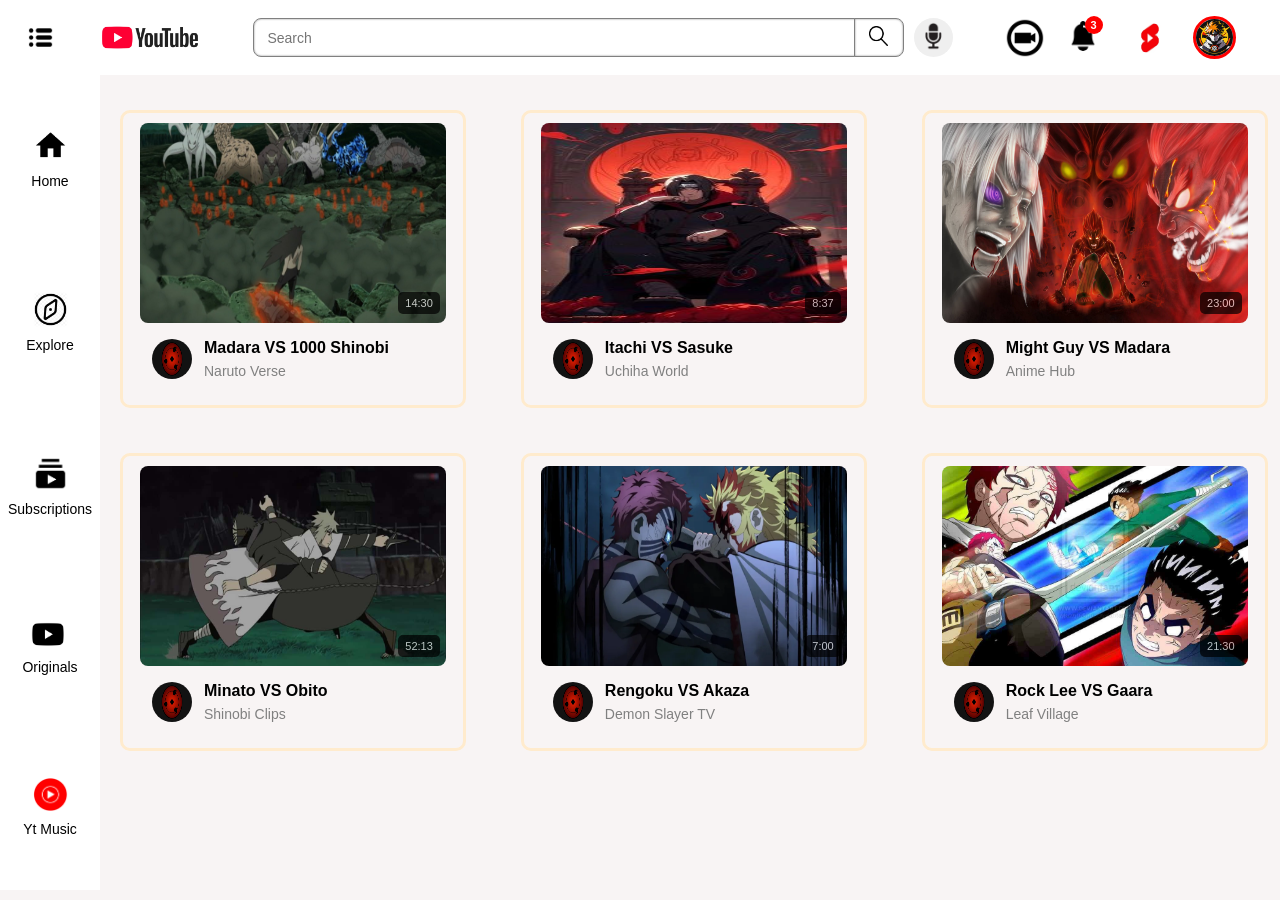
<file: index.html>
<!DOCTYPE html>
<html lang="en">
<head>
    <meta charset="UTF-8">
    <meta name="viewport" content="width=device-width, initial-scale=1.0">
    <title>Youtube</title>
    <link rel="stylesheet" href="youtube.css">
</head>
<body>
    <div class="header">
        <div class="left-section">
            <img src="images/3bar.webp" alt="menu" class="menu-icon">
            <img src="images/yt.png" alt="yt-logo" class="yt-logo">
        </div>
        <div class="middle-section">
            <input type="text" class="search" placeholder=" Search">
            <div class="search-div">
                <button class="btn-search-icon">
                <img src="images/search.png" class="search-icon" alt="search-icon">
                <div class="tooltip">Search</div>
                </button>
                <button class="btn-mic-icon">
                <img src="images/mic.png" class="mic-icon" alt="search-icon">
                 <div class="tooltip">Search using Voice</div>
                </button>
            </div>
        </div>
            <div class="right-section">
                <div class="right1">
                    <img src="images/video-icon.png" class="video-icon">
                        <div class="tooltip1">Create Videos</div>
                </div>        
                <div class="right1">
                <div class="notification-container">
                        <img src="images/bell-icon.png" class="bell-icon">
                        <div class="notification-3">3</div>
                        <div class="tooltip1">3 Unread Notifications</div>
                    </div>
                </div> 
                <div class="right1">
                    <img src="images/yt-shorts.webp" class="yt-shorts ">
                    <div class="tooltip1">Shorts</div>
                </div>
                <div class="right1">
                    <img src="images/channel-logo.avif" class="yt-channel-logo">
                    <div class="tooltip1">Profile</div>
                </div>
            </div>

    </div>
    <div class="sidebar">
        <div class="sidebar-icons">
            <img src="images/home-icon.webp">

            <p>Home</p>
        </div>
        <div class="sidebar-icons">
            <img src="images/explore.webp">
            <p>Explore</p>
        </div>
        <div class="sidebar-icons">
            <img src="images/subscriptions.png">
            <p>Subscriptions</p>
        </div>
        <div class="sidebar-icons">
            <img src="images/originals.jpg" style="width:60px">
            <p>Originals</p>
        </div>
        <div class="sidebar-icons">
            <img src="images/Youtube-Music-Logo.png">
            <p>Yt Music</p>
        </div>
    </div>
    <br><br>

    <div class="main-div">

        <div class="outer-div">
            <a href="https://youtu.be/8RGzMzAKtwU?si=ju_iDsRxgaNmZfTf" target="_blank">
            <img src="images/madara.jpg" alt="Madara" class="thumbnail">  
            <p class="timestamp">14:30</p>
             </a>   
            <div class="inner-div">

                <div class="logo">
                    
                    <img src="images/logo.jpg" alt="Logo" class="channel-logo">
                </div>

                <div class="video-info">
                    <p class="f1p">Madara VS 1000 Shinobi</p>
                    <p class="f2p">Naruto Verse</p>
                </div>
            </div>
        </div>

        <div class="outer-div">
            <a href="https://youtu.be/ouCbRsP5N0I?si=A0GdwqCS_ZXdcyTe" target="_blank">
            <img src="images/itachi.jpg" alt="Itachi" class="thumbnail">
            <p class="timestamp">8:37</p>
            </a>    
            <div class="inner-div">

                <div class="logo">
                    <img src="images/logo.jpg" alt="Logo" class="channel-logo">
                </div>

                <div class="video-info">
                    <p class="f1p">Itachi VS Sasuke</p>
                    <p class="f2p">Uchiha World</p>
                </div>

            </div>
        </div>

        <div class="outer-div">
             <a href="https://youtu.be/QxbOqeWn3jo?si=e2zRSU5F6F5ZcSJZ" target="_blank">
            <img src="images/might_guy_vs_madara.jpg" alt="Guy" class="thumbnail">
            <p class="timestamp">23:00</p>
            </a>
            <div class="inner-div">

                <div class="logo">
                    <img src="images/logo.jpg" alt="Logo" class="channel-logo">
                </div>

                <div class="video-info">
                    <p class="f1p">Might Guy VS Madara</p>
                    <p class="f2p">Anime Hub</p>
                </div>

            </div>
        </div>

        <div class="outer-div">
            <a href="https://youtu.be/dXYMYSHXy-o?si=XN5INJL0vAsG-2Ps" target="_blank">
            <img src="images/minato-vs-obito-photo-u1.jpg" alt="Minato" class="thumbnail">
            <p class="timestamp">52:13</p>
            </a>    
            <div class="inner-div">

                <div class="logo">
                    <img src="images/logo.jpg" alt="Logo" class="channel-logo">
                </div>

                <div class="video-info">
                    <p class="f1p">Minato VS Obito</p>
                    <p class="f2p">Shinobi Clips</p>
                </div>

            </div>
        </div>

        <div class="outer-div">
            <a href="https://youtu.be/Wc51nE-wqvA?si=a0TEltqx_QedrlYF" target="_blank">
            <img src="images/Rengoku-Akaza.webp" alt="Rengoku" class="thumbnail">
            <p class="timestamp">7:00</p>
            </a>    
            <div class="inner-div">

                <div class="logo">
                    <img src="images/logo.jpg" alt="Logo" class="channel-logo">
                </div>

                <div class="video-info">
                    <p class="f1p">Rengoku VS Akaza</p>
                    <p class="f2p">Demon Slayer TV</p>
                </div>

            </div>
        </div>

        <div class="outer-div">
            <a href="https://youtu.be/kg5bt24fr0E?si=HCUUj66mnoASiNCK" target="_blank">
            <img src="images/rocklee.jpg" alt="Rock Lee" class="thumbnail">
            <p class="timestamp">21:30</p>
            </a>
            <div class="inner-div">

                <div class="logo">
                    <img src="images/logo.jpg" alt="Logo" class="channel-logo">
                </div>

                <div class="video-info">
                    <p class="f1p">Rock Lee VS Gaara</p>
                    <p class="f2p">Leaf Village</p>
                </div>

            </div>
        </div>
    </div>
</body>
</html>
</file>
<file: youtube.css>
body{
    font-family: Arial, Helvetica, sans-serif;
    height: 100%;
    background-color: rgb(248, 244, 244);
    
}
.main-div{
    display:grid;
    grid-template-columns:repeat(3,1fr);
    gap:25px;
    row-gap: 45px;
    padding-right: 20px;
    position: absolute;
    top: 100px;
    left: 90px;
    margin-top: 10px;
    width: 92%;

}

@media (max-width: 1060px)
{
    .main-div
    {
        grid-template-columns: 1fr 1fr;
    }
}
@media (max-width :1061)and (min-width :1599px)
{
    .main-div
    {
        grid-template-columns: 1fr 1fr 1fr;
    }
}

@media(min-width : 1600px)
{
    .main-div
    {
        grid-template-columns: 1fr 1fr 1fr 1fr;
    }
}

.outer-div{
    margin-left: 30px;
    border:3px solid lightgray;
    border-radius:10px;
    overflow:hidden;
    border-color: blanchedalmond;
    padding-left: 17px;
    padding-top: 10px;
    padding-right: 17px;
    transition: transform 0.5s , box-shadow 0.5s;
    position: relative;
   
}
.outer-div:hover
{
    transform: scale(1.03);
    box-shadow: 0px 0px 40px rgba(0, 0, 0, 0.3);
    
}
.timestamp
{
    position: absolute;
    padding: 5px 7px;
    background-color: black;
    color: white;
    font-size: 11px;
    right:23px;
    bottom:80px;
    border-radius: 5px;
    opacity: 0.7;
}

.thumbnail{
    width:100%;
    height:200px;
    border-radius: 8px;
}

.inner-div{
    display:flex;
    padding:12px;
    gap:12px;
    cursor: pointer;
}

.channel-logo{
    width:40px;
    height:40px;
    border-radius:50%;
}

.video-info{
    display:flex;
    flex-direction:column;
}

.f1p{
    margin:0;
    font-weight:bold;
}

.f2p{
    margin-top:6px;
    color:gray;
    font-size:14px;
}
.yt-logo
{
  height: 75px; 
  width: 130px;
  margin-right: 5px;
}
.search
{   
    flex: 1;
    max-width: 600px;
    height: 35px;
    width: 0;
    box-shadow: inset 0px 0px 2px rgba(0, 0, 0, 0.5);
    border:1px solid gray;
    font-size: 16px;
    color: rgb(57, 51, 51);
    border-radius: 8px 0px 0px 8px;
}
.search::placeholder
{
    padding-left: 8px;
    font-weight:500;
    font-size: 14px;
}
.header
{
    display: flex;
    height: 75px;
    align-items: center;
    position: fixed;
    left: 0;
    right: 0;
    top: 0;
    z-index: 100;
    background-color: white;
    border-bottom: 0px solid gray;
}
.sidebar
{
    position: fixed;
    top: 75px;
    left: 0px;
    bottom: 10px;
    width:100px;
    display: flex;
    align-items: center;
    row-gap: 50px;
    flex-direction: column;
    z-index: 101;
    justify-content: space-evenly;
    background-color: white;
}
.sidebar p{
    margin: 0;
    font-size: 14px;
}
.sidebar-icons
{
    display: flex;
    width: 60px;
    align-items: center;
    flex-direction: column;
}
.sidebar-icons img {
    width: 35px;
    margin-bottom: 10px; 
    transition: transform 0.4s;

}
.sidebar-icons:hover{
    cursor: pointer;
}
.sidebar-icons img:hover
{
    transform: scale(1.2);
    box-shadow:0px 0px 5px rgba(0,0,0,0.5);
    border-radius: 50px;
}

.left-section
{
    display: flex;
    width:200px;
    height: 75px;
    align-items: center;
    margin-left: 20px;
    justify-content: space-between;
}
.middle-section
{   display: flex;
    flex: 1;  
    margin: 10px 20px;
    margin-left: 0px;
    justify-content:center ;
    align-items: center;
    height: 75px;
}
.right-section
{
    height: 75px;
    width:250px;
    display: flex;  
    margin-right: 25px;
    align-items: center;
}
.right1
{
    display: flex;
    justify-content: space-between;
    align-items: center;
    width: 250px;
    position: relative;
    transition: opacity 0.4s;
}

.search-div
{
    display: flex;
    justify-content: center;
    
}
.search-icon
{
   
    height: 20px;
}
.mic-icon
{
    height: 28px;
    width: 28px;
}
.btn-search-icon
{
    position: relative;
    background-color: white;
    border: 1px solid gray  ;
    cursor: pointer;
    padding: 0px;
    transition: background-color 0.5s ;
    width: 50px;
    margin-left: -5px;
    box-shadow: inset 0px 0px 2px rgba(0, 0, 0, 0.5);
    border-radius: 0px 8px 8px 0px;

}
.tooltip,.tooltip1
{
    position: absolute;
    top: 45px;
    padding: 4px 6px;
    background-color: rgb(201, 201, 201);
    border-radius: 7px;
    font-weight: 500;
    font-size:12px;
    opacity: 0;
    pointer-events: none;
    transition: opacity 0.4s;
    white-space:nowrap
}
.tooltip1
{
    top:50px
    
}
.btn-search-icon:active
{
    background-color: rgb(241, 240, 240);
}
.btn-search-icon:hover .tooltip,
.btn-mic-icon:hover .tooltip,
.right1:hover .tooltip1
{
    opacity: 1;
}


.yt-channel-logo,.bell-icon,.video-icon,.yt-shorts
{
    width: 40px;
    border-radius: 50%;
    border: 3px solid red;
    cursor: pointer;
    transition: transform 0.5s,box-shadow 0.5s;
}
.yt-channel-logo:hover,.bell-icon:hover,.yt-shorts:hover,.video-icon:hover
{
    transform: scale(1.06);
    box-shadow:0px 0px 5px rgba(0,0,0,0.5) ;
}
.btn-mic-icon
{
    height: 39px;
    margin-left: 10px;
    border-radius: 26px;
    border: none;
    padding-left: 5px;
    position: relative;
}

.menu-icon
{
    height: 25px;
    margin-left: 8px;    
}
.yt-channel-logo
{
    width: 37px;
}

.bell-icon
{
    border: none;
    height: 30px;
    width: 30px;
}
.video-icon
{
    height: 40px;
    border: none;
}
.yt-shorts
{
    height: 30px;
    border: none;
}
.notification-3 {
    position: absolute;
    top: -5px;
    right: -5px;

    background-color: red;
    color: white;

    width: 18px;
    height: 18px;

    border-radius: 50%;
    display: flex;
    justify-content: center;
    align-items: center;

    font-size: 11px;
    font-weight: bold;
}
.notification-container {
    position: relative;
    display: inline-block;
}
</file>
